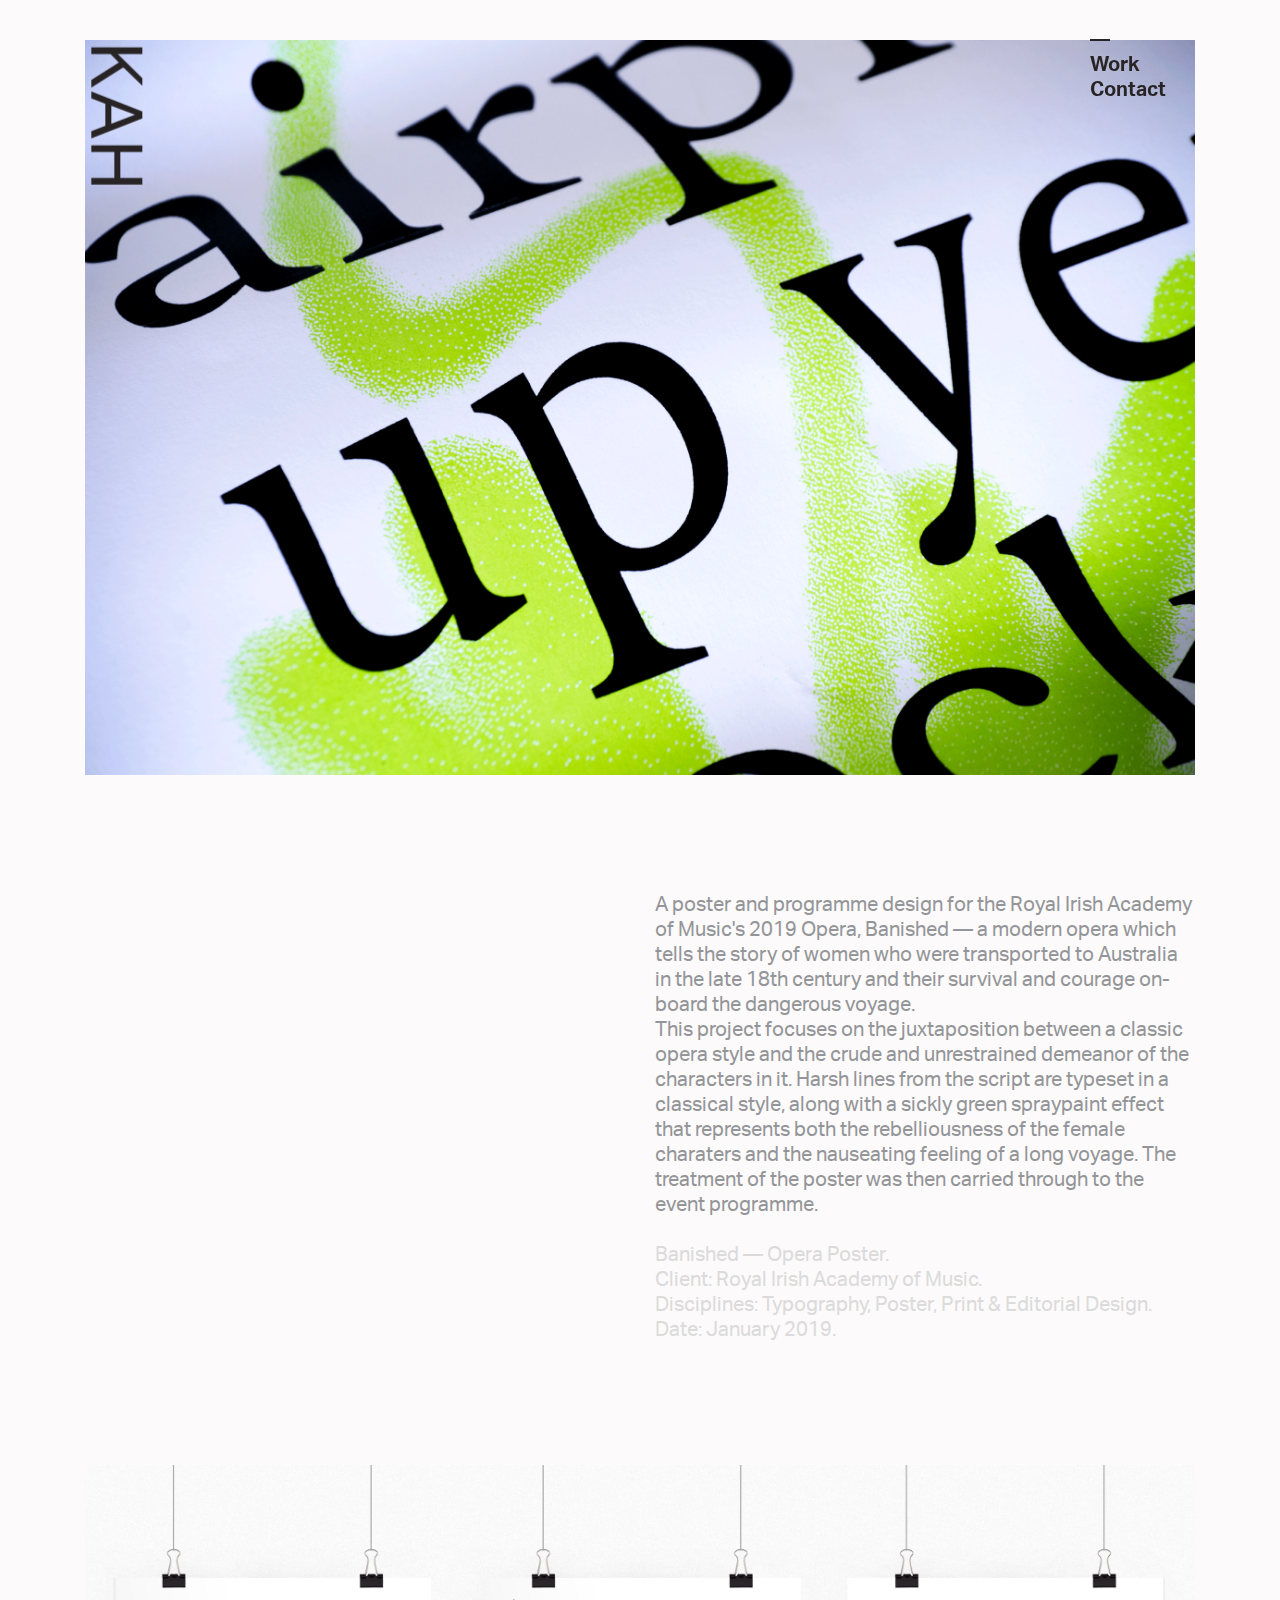
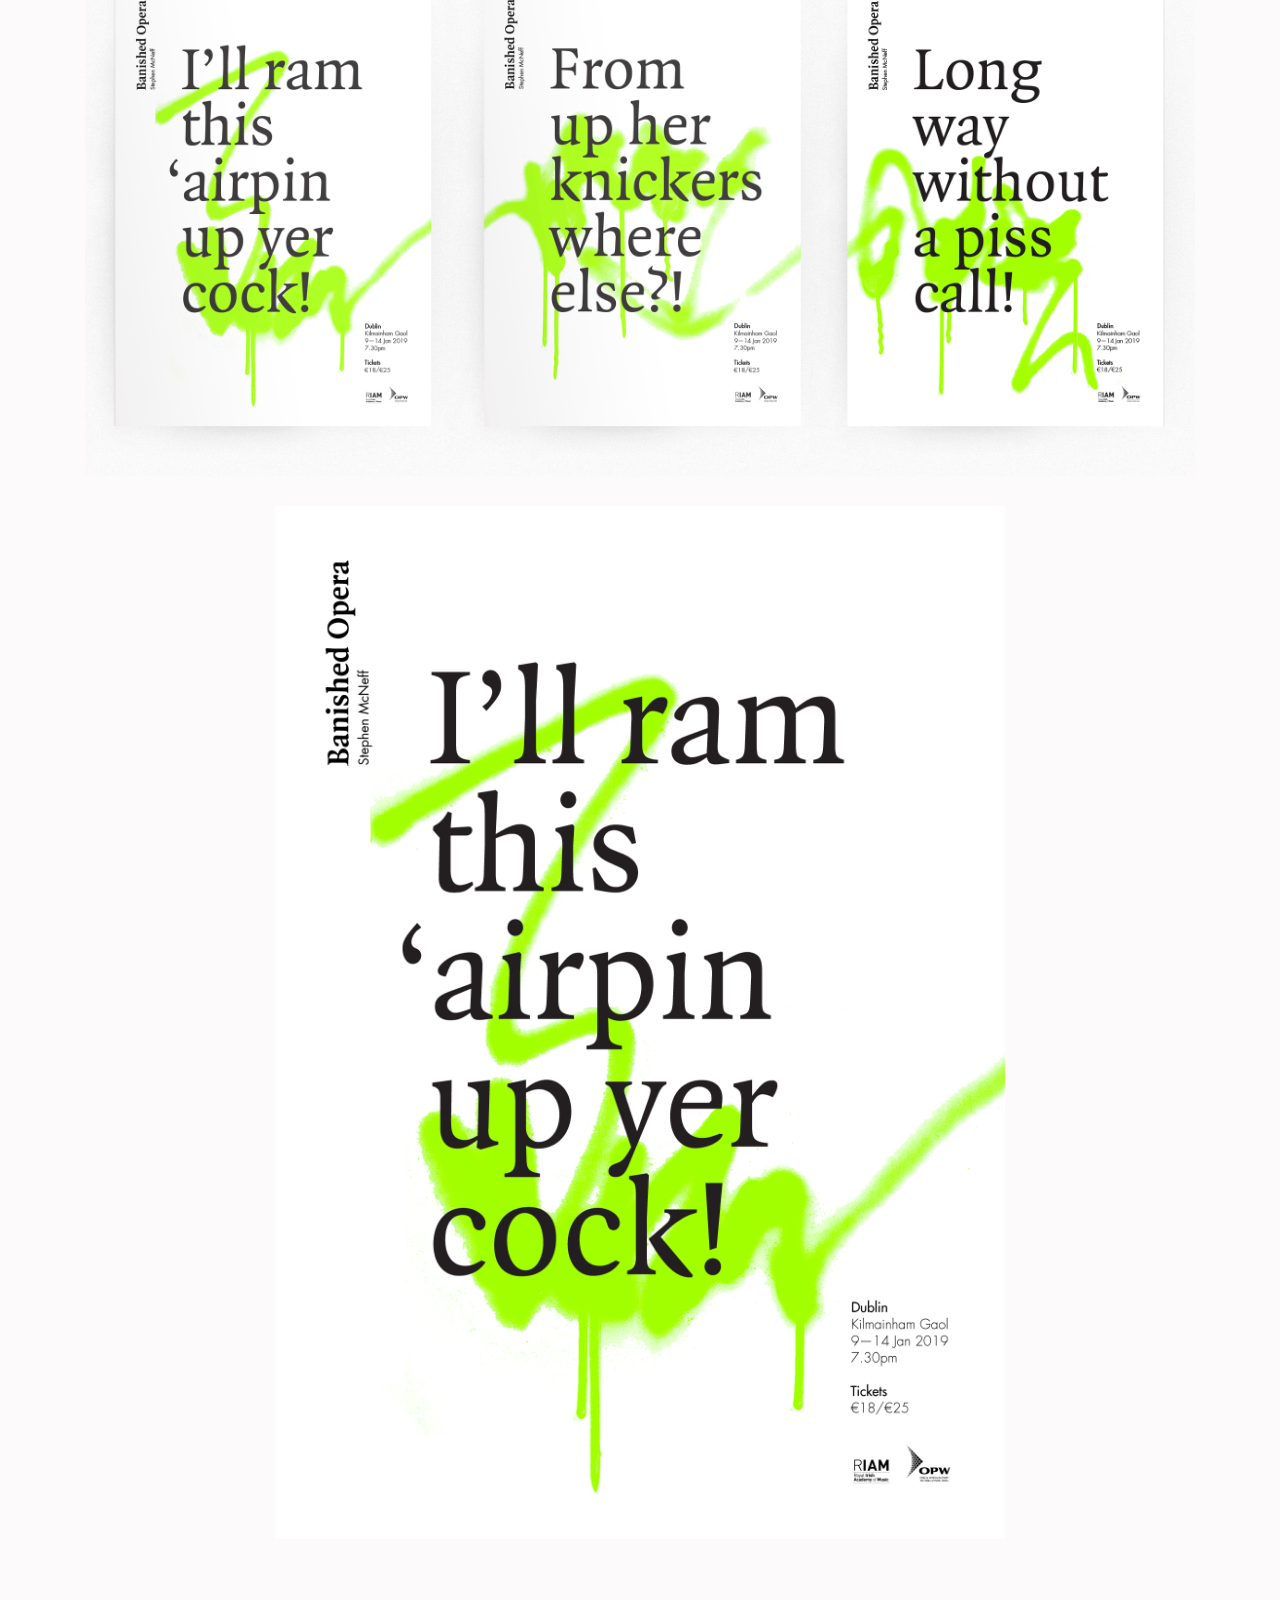
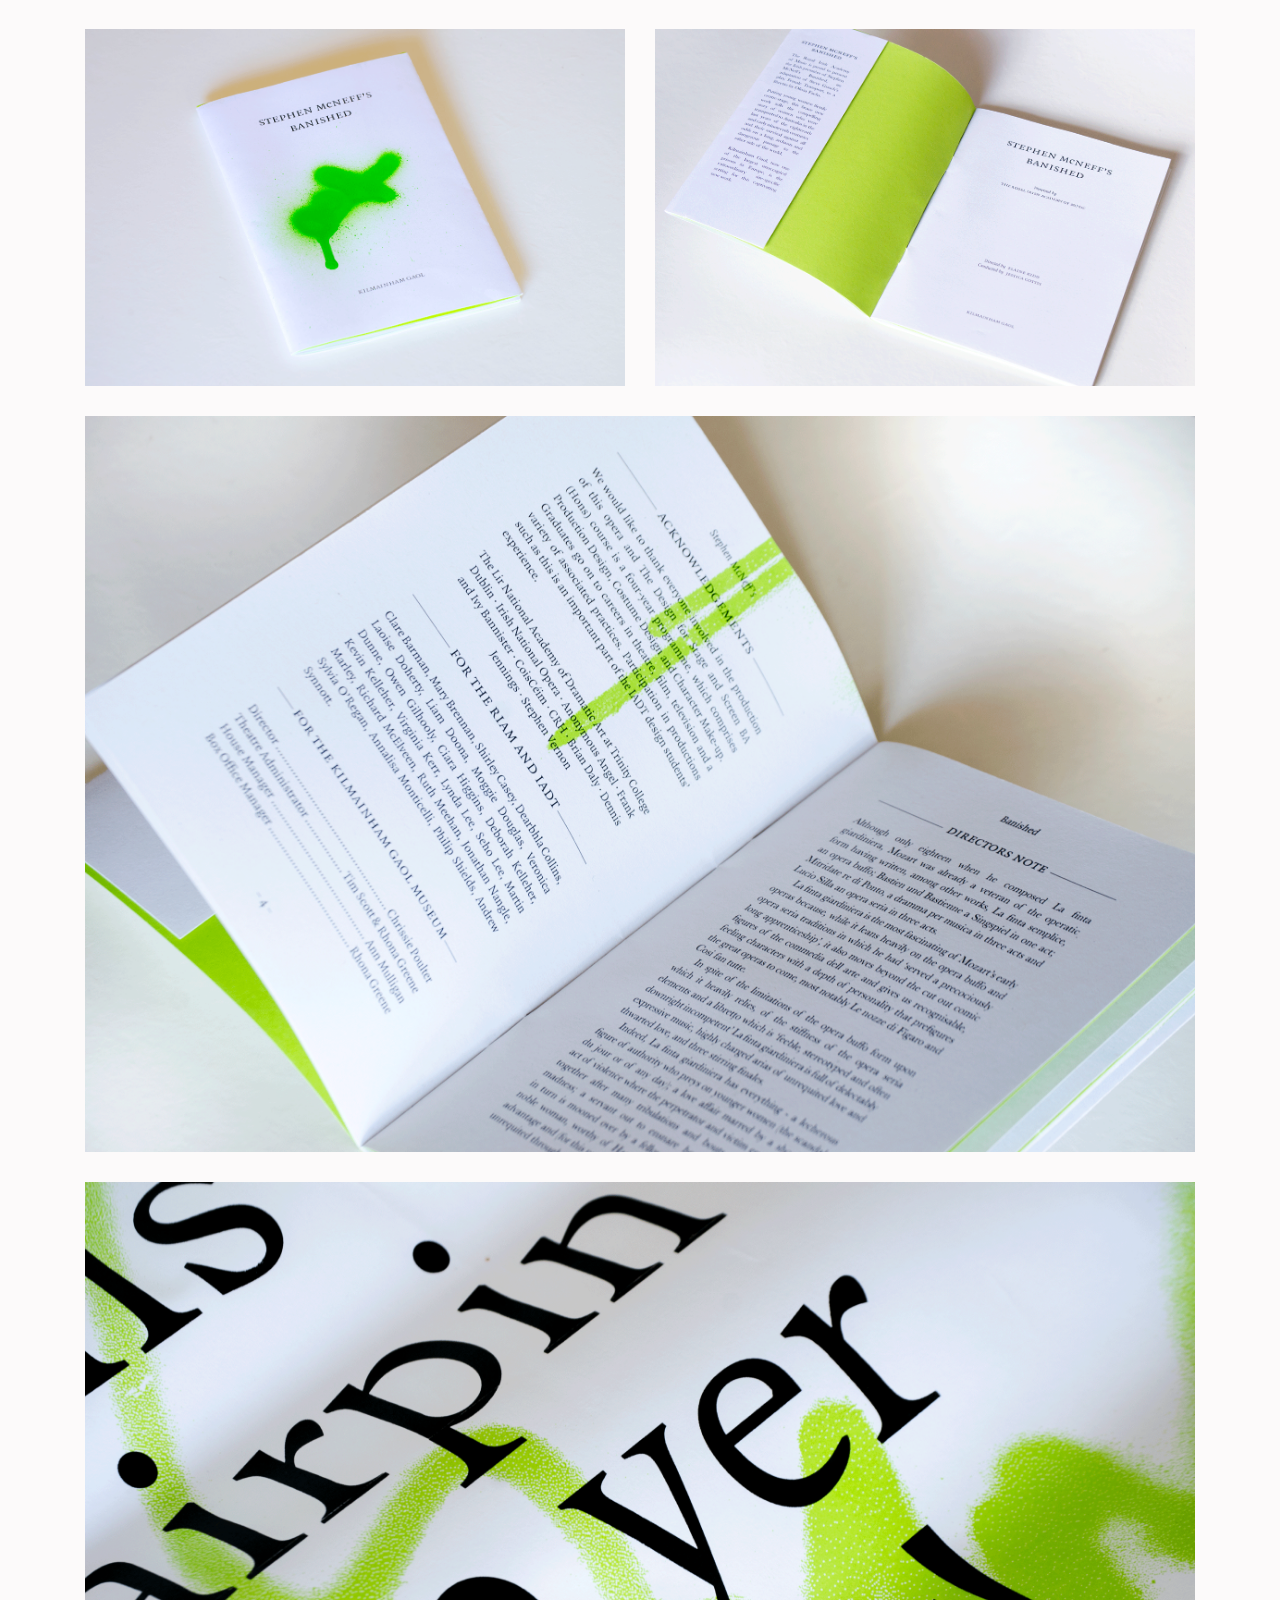
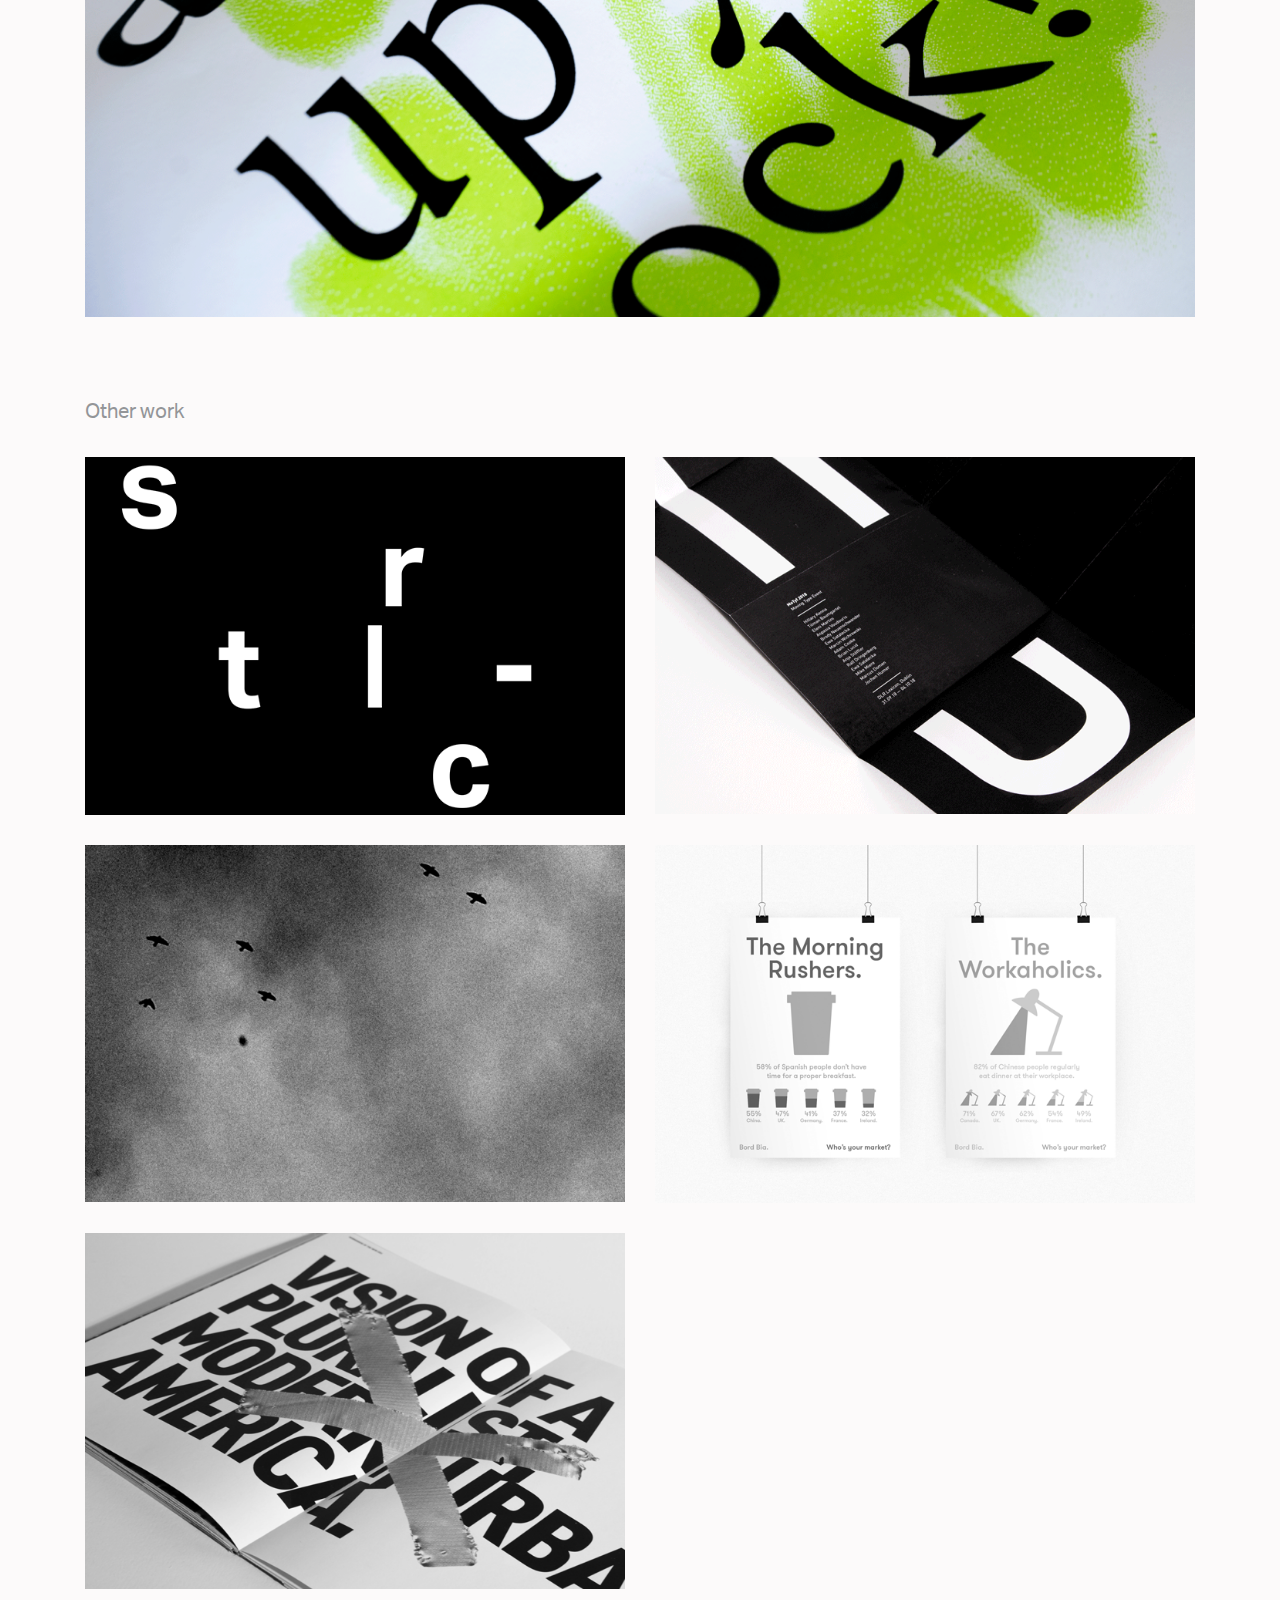
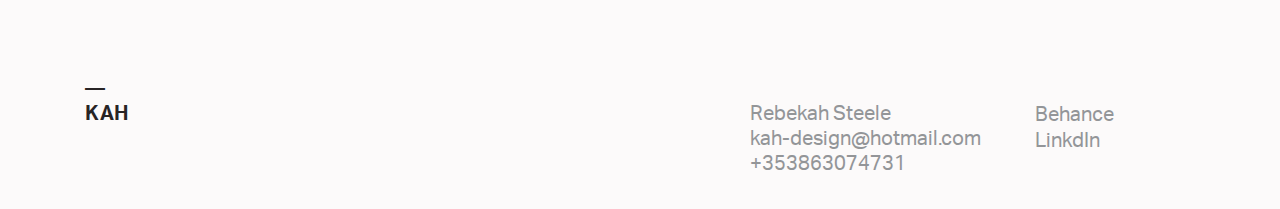
<file: riam.html>
<!DOCTYPE html>
<html lang="en">
  <head>
   <link rel='icon' href='img/index/favicon.png' type='image/x-icon'/ >
    <meta charset="utf-8">
    <meta http-equiv="X-UA-Compatible" content="IE=edge">
    <meta name="viewport" content="width=device-width, initial-scale=1">
    <!-- The above 3 meta tags *must* come first in the head; any other head content must come *after* these tags -->
    <title>KAH</title>

    <!-- Bootstrap -->
    <link href="css/bootstrap.css" rel="stylesheet">
    <link href="css/custom.css" rel="stylesheet">
    
   
  </head>
  
   
   <body>

    
     
    <div class="container">
    
    
<!--    NAVBAR-->
    
    
        <div class="row">
            
            <div href="index.html" class= "col-sm-1 col-2 rotate sticky pushupmob20 pushleft">
                
                <a class="kahtype" href="index.html">KAH</a>
                
            </div>
            
            <div class="col-sm-2 offset-sm-9 sticky col-1 offset-9 pushupmob20 pushnavdesktop navtype">
                
                —<br>
                <a href="#riam_work_link" class="navtype">Work</a><br>
                <a href="#riam_contact_link" class="navtype">Contact</a>
                
            </div>
            
        </div>
        
        
<!--        OPENING IMG-->
        
        
        <div class="row pushdown10">
        
            <div class="col-sm-12">
               
                <img src="img/RIAM/closeup1.gif" class="img-fluid">
                
            </div>
               

        </div>
        
        
    
        
        
<!--    DESCRIPTION-->
        
        
     
        
        
        
        <div class="row pushdown120">
            

            
            <div class="col-sm-6 offset-sm-6 smallheading">
              
               
               A poster and programme design for the Royal Irish Academy of Music's 2019 Opera, Banished — a modern opera which tells the story of women who were transported to Australia in the late 18th century and their survival and courage on-board the dangerous voyage.<br>
               This project focuses on the juxtaposition between a classic opera style and the crude and unrestrained demeanor of the characters in it. Harsh lines from the script are typeset in a classical style, along with a sickly green spraypaint effect that represents both the rebelliousness of the female charaters and the nauseating feeling of a long voyage. The treatment of the poster was then carried through to the event programme.<br><br>
               
               
                <span class="smallheadingoffwhite"> 
                   Banished — Opera Poster.<br>
                   Client: Royal Irish Academy of Music.<br>
                   Disciplines: Typography, Poster, Print &amp; Editorial Design.<br>
                   Date: January 2019.
                </span>  
                
                
            </div>
            
        </div>
        
        
<!--        PROJECT IMGS-->
        
        
        <div class="row pushdown120">
            
            <div class="col-sm-12">
                
                <img src="img/RIAM/setof3.gif" class="img-fluid" >
                
            </div>
            
        </div>
        
        <div class="row pushdown30">
            
            <div class="col-sm-8 offset-sm-2">
                
                <img src="img/RIAM/FULLPOSTER.gif" class="img-fluid" >
                
            </div>
            
        </div>
        
        
        <div class="row pushdown90">
            
            <div class="col-sm-6">
                
                <img src="img/RIAM/cover.gif" class="img-fluid" >
                
            </div>
            
            <div class="col-sm-6">
                
                <img src="img/RIAM/coverpage.gif" class="img-fluid" >
                
            </div>
            
        </div>
          
           
        
        <div class="row pushdown30">
            
            <div class="col-sm-12">
                
                <img src="img/RIAM/openspreadfixed.gif" class="img-fluid" >
                
            </div>
            
        </div>
        
        
        
        <div class="row pushdown30">
            
            <div class="col-sm-12">
                
                <img src="img/RIAM/closeup2.gif" class="img-fluid" >
                
            </div>
            
        </div>
        
       
        
    
<!--       OTHER WORK-->
      
      
      <div class="row pushdown85">
            
            <div class="col-sm-12 col-12  smallheading">Other work</div>
            
            
        </div>
        
        <a id="riam_work_link">
        
        <div class="row pushdown30">
        
           
            <div class="col-sm-6">
                <div class="content">
                    <a href="gradshow.HTML">
                      <div class="content-overlay"></div>
                      <img class="content-image img-fluid" src="img/index/febestill.gif" onmouseover="this.src='img/index/febemoving.gif';" onmouseout="this.src='img/index/febestill.gif';">
                      <div class="content-details fadeIn-bottom">
                          <div class="smallheading">Febë — Creating Smart-Humans.</div>
                          <div class="xsmalltype">Web, Motion, Typography, Poster.</div>
                      </div>
                    </a>
                </div>
            </div>
            
            <div class="col-sm-6 pushdownmob30">
                <div class="content">
                    <a href="motyf.html" >
                      <div class="content-overlay"></div>
                      <img class="content-image img-fluid" src="img/index/MoTfy_colour.gif" >
                      <div class="content-details fadeIn-bottom">
                          <div class="smallheading">MoTyf Type Festival.</div>
                          <div class="xsmalltype">Identity, Environment, Screen, Print.</div>
                      </div>
                    </a>
                </div>
            </div>
            
            <div class="col-sm-6 pushdown30">
                <div class="content">
                    <a href="ianam.html">
                      <div class="content-overlay"></div>
                      <img class="content-image img-fluid" src="img/index/bird_gif_2_00000.gif" onmouseover="this.src='img/index/bird_gif_2.gif';" onmouseout="this.src='img/index/bird_gif_2_00000.gif';">
                      <div class="content-details fadeIn-bottom">
                          <div class="smallheading">I Am Not A Monster.</div>
                          <div class="xsmalltype">Motion, Typography, Packaging, Print.</div>
                      </div>
                    </a>
                </div>
            </div>
            
            <div class="col-sm-6 pushdown30">
                <div class="content">
                    <a href="bordbia.html" >
                      <div class="content-overlay"></div>
                      <img class="content-image img-fluid" src="img/index/bordbiagrey.gif" onmouseover="this.src='img/index/bordbiacolour.gif';" onmouseout="this.src='img/index/bordbiagrey.gif';">
                      <div class="content-details fadeIn-bottom">
                          <div class="smallheading">Who's Your Market?</div>
                          <div class="xsmalltype">Spatial, Motion, Typography.</div>
                      </div>
                    </a>
                </div>
            </div> 
            
            <div class="col-sm-6 pushdown30">
                <div class="content">
                    <a href="workhouse.html" >
                      <div class="content-overlay"></div>
                      <img class="content-image img-fluid" src="img/index/workhouse_grey.gif" onmouseover="this.src='img/index/workhouse_colour.gif';" onmouseout="this.src='img/index/workhouse_grey.gif';">
                      <div class="content-details fadeIn-bottom">
                          <div class="smallheading">Workhouse of the New Era.</div>
                          <div class="xsmalltype">Print, Typography, Editorial.</div>
                      </div>
                    </a>
                </div>
            </div>
            
        
        </div></a>
       
        
        
        
        
<!--        FOOTER-->
    
    
        <a id="riam_contact_link">
           
           <div class="row pushdown90">
            
                <div class="col-12 navtype">—</div>
                
                
            </div>
              
        </a>
               
        <div class="row paddingbottom30">
                <div class="col-sm-2 col-12 navtype">

                   KAH
                </div>


                <div class="col-sm-3 offset-sm-5 col-12 smalltype pushdownmob30">

                    Rebekah Steele<br>
                    kah-design@hotmail.com<br>
                    +353863074731

                </div>

                <div class="col-sm-2 col-12 pushdownmob30">

                    <a href="https://www.behance.net/steelerebe2358" class="foottype" target="_blank"> Behance</a><br>
                    
                    <a href="https://www.linkedin.com/in/rebekah-steele-995671157/" class="foottype" target="_blank"> LinkdIn</a>
                    
                </div>
            
          </div>
        
        
     
     
     
     
     
     
     
    </div>
    
    
    
    
    
    
    
    <!-- jQuery (necessary for Bootstrap's JavaScript plugins) -->
    <script src="https://ajax.googleapis.com/ajax/libs/jquery/1.12.4/jquery.min.js"></script>
    <!-- Include all compiled plugins (below), or include individual files as needed -->
    <script src="js/bootstrap.min.js"></script>
    <script src="custom.js"></script>
  </body>
</html>
</file>
<file: css/custom.css>
/*
Custom CSS
*/

@font-face 
{
font-family: 'AktivGrotesk_Trial_Rg';
font-style: normal;
font-weight: 100;
src: url('fonts/AktivGrotesk_Trial_Rg.ttf'); 
}

@font-face 
{
font-family: 'AktivGrotesk_Trial_It';
font-style: normal;
font-weight: 100;
src: url('fonts/AktivGrotesk_Trial_It.ttf'); 
}

@font-face 
{
font-family: 'AktivGrotesk_Trial_Bd';
font-style: normal;
font-weight: 100;
src: url('fonts/AktivGrotesk_Trial_Bd.ttf'); 
}

@font-face 
{
font-family: 'AktivGrotesk_Trial_Lt';
font-style: normal;
font-weight: 100;
src: url('fonts/AktivGrotesk_Trial_Lt.ttf'); 
}



.kahtype
{
    font-family: 'AktivGrotesk_Trial_Rg';
    font-size: 72px;
    line-height: 100px;
    z-index: 100;
    color: #282425;
}

.kahtype:hover
{
    font-family: 'AktivGrotesk_Trial_Rg';
    font-size: 72px;
    line-height: 100px;
    z-index: 100;
    color: #282425;
    text-decoration: none;
}

.tighttype{
    font-family: 'AktivGrotesk_Trial_Rg';
    font-size: 44px;
    line-height: 50px;
    color: #282425;
}

.type{
    font-family: 'AktivGrotesk_Trial_Rg';
    font-size: 44px;
    line-height: 55px;
    color: #939598;
}

.type:hover{
    font-family: 'AktivGrotesk_Trial_Rg';
    font-size: 44px;
    line-height: 55px;
    color: #939598;
    text-decoration: none;
}

.sticky{
    position: fixed;
    z-index: 100;
}

.navtype{
    font-family: 'AktivGrotesk_Trial_Bd';
    font-size: 20px;
    line-height: 25px;
    z-index: 100;
    color: #282425;
    
}

.navtype:hover{
    font-family: 'AktivGrotesk_Trial_Bd';
    font-size: 20px;
    line-height: 25px;
    z-index: 100;
    color: #282425;
    text-decoration: none;
}


.smalltypebd{
    font-family: 'AktivGrotesk_Trial_Bd';
    font-size: 20px;
    line-height: 25px;
    color: #939598;
}

.smalltypebdbl{
    font-family: 'AktivGrotesk_Trial_Bd';
    font-size: 20px;
    line-height: 25px;
    color: #282425;
}


.smallheading{
    font-family: 'AktivGrotesk_Trial_rg';
    font-size: 20px;
    line-height: 25px;
    color: #939598;
}

.smallheadingblack{
    font-family: 'AktivGrotesk_Trial_rg';
    font-size: 20px;
    line-height: 25px;
    color: #282425;
}

.smallheadingoffwhite{
    font-family: 'AktivGrotesk_Trial_rg';
    font-size: 20px;
    line-height: 25px;
    color: #dbdbdb;
}

.lorsmallheadingoffwhite{
    font-family: 'AktivGrotesk_Trial_rg';
    font-size: 20px;
    line-height: 25px;
    color: #dbdbdb;
    text-decoration: none;
}

.lorsmallheadingoffwhite:hover
{
    font-family: 'AktivGrotesk_Trial_rg';
    font-size: 20px;
    line-height: 25px;
    color: #939598;
    text-decoration: none;
}

.smallheadingb{
    font-family: 'AktivGrotesk_Trial_bd';
    font-size: 20px;
    line-height: 25px;
    color: #282425;
}

.smallheadingi{
    font-family: 'AktivGrotesk_Trial_it';
    font-size: 20px;
    line-height: 25px;
    color: #282425;
}

.smallheadingig{
    font-family: 'AktivGrotesk_Trial_it';
    font-size: 20px;
    line-height: 25px;
    color: #939598;
}

.smalltype{
    font-family: 'AktivGrotesk_Trial_Rg';
    font-size: 20px;
    line-height: 25px;
    color: #939598;
}

.smalltypei{
    font-family: 'AktivGrotesk_Trial_it';
    font-size: 20px;
    line-height: 25px;
    color: #939598;
}


.xsmalltype{
    font-family: 'AktivGrotesk_Trial_Rg';
    font-size: 15px;
    line-height: 20px;
    color: #939598;
}

.dltype{
    font-family: 'AktivGrotesk_Trial_Rg';
    font-size: 20px;
    line-height: 25px;
    color: #939598;
}

.dltype:hover{
    font-family: 'AktivGrotesk_Trial_Rg';
    font-size: 20px;
    line-height: 25px;
    color: #282425;
}


.bigtype{
    font-family: 'AktivGrotesk_Trial_Rg';
    font-size: 72px;
    line-height: 100px;
    z-index: 100;
    color: #282425;
}

.foottype
{
    font-family: 'AktivGrotesk_Trial_Rg';
    font-size: 20px;
    line-height: 25px;
    color: #939598;
    text-decoration: none;
}

.foottype:hover
{
  font-family: 'AktivGrotesk_Trial_Rg';
    font-size: 20px;
    line-height: 25px;
    color: #282425;
    text-decoration: none;
}

foottype:active
{
    font-family: 'AktivGrotesk_Trial_Rg';
    font-size: 20px;
    line-height: 25px;
    color: #939598;
    text-decoration: none;
}




/*IANAM TYPE*/

.ianambg:
{
    background-color: color: #282425 !important;
}

.ianamkahtype
{
    font-family: 'AktivGrotesk_Trial_Rg';
    font-size: 72px;
    line-height: 100px;
    z-index: 100;
    color: #282425;
}

.ianamkahtype:hover
{
    font-family: 'AktivGrotesk_Trial_Rg';
    font-size: 72px;
    line-height: 100px;
    z-index: 100;
    color: #282425;
    text-decoration: none;
}

.rotate {

/* Safari */
-webkit-transform: rotate(90deg);

/* Firefox */
-moz-transform: rotate(90deg);

/* IE */
-ms-transform: rotate(90deg);

/* Opera */
-o-transform: rotate(90deg);

/* Internet Explorer */
filter: progid:DXImageTransform.Microsoft.BasicImage(rotation=3);

}


body{
  background-color: #fcfafa;
  /* Stops the body from going under the navbar */
  padding-top: 30px;
}

.pushdown240
{
    padding-top: 240px;
}

.pushdown210
{
    padding-top: 210px;
}

.pushdown180
{
    padding-top: 180px;
}

.pushdown150
{
    padding-top: 150px;
}

.pushdown120
{
    padding-top: 120px;
}

.pushdown90
{
    padding-top: 90px;
}

.pushdown85
{
    padding-top: 85px;
}

.pushdown65
{
    padding-top: 65px;
}

.pushdown30
{
    padding-top: 30px;
}

.pushdown15
{
    padding-top: 15px;
}

.pushdown10
{
    padding-top: 10px;
}

.pushleft{
    margin-left: -17px;
}

.paddingbottom30{
    padding-bottom: 30px;
}

.paddingleft{
    padding-left: 30px;
}



.curious
{
    font-family: 'AktivGrotesk_Trial_it';
    color: #939598;
 
}

.curious:hover
{
    font-family: 'AktivGrotesk_Trial_it';
    color: #ef1b30;
    text-decoration: none;
 
}

.smoke{
    font-family: 'AktivGrotesk_Trial_it';
    color: #939598;
 
}

.smoke:hover
{
    font-family: 'AktivGrotesk_Trial_it';
    color: #ef1b30;
    text-decoration: none;
 
}

.road{
    font-family: 'AktivGrotesk_Trial_it';
    color: #939598;
 
  
}

.road:hover
{
    font-family: 'AktivGrotesk_Trial_it';
    color: #ef1b30;
    text-decoration: none;
 
    
}

.coffee{
    font-family: 'AktivGrotesk_Trial_it';
    color: #939598;
 
 
}

.coffee:hover
{
    font-family: 'AktivGrotesk_Trial_it';
    color: #ef1b30;
    text-decoration: none;
 
   
}

.alone{
    font-family: 'AktivGrotesk_Trial_it';
    color: #939598;
 
 
}

.alone:hover
{
    font-family: 'AktivGrotesk_Trial_it';
    color: #ef1b30;
    text-decoration: none;
 
   
}

.sleep{
    font-family: 'AktivGrotesk_Trial_it';
    color: #939598;
 
 
}

.sleep:hover
{
    font-family: 'AktivGrotesk_Trial_it';
    color: #ef1b30;
    text-decoration: none;
 
   
}

.wealth{
    font-family: 'AktivGrotesk_Trial_it';
    color: #939598;
 
 
}

.wealth:hover
{
    font-family: 'AktivGrotesk_Trial_it';
    color: #ef1b30;
    text-decoration: none;
 
   
}


.display{
    font-family: 'AktivGrotesk_Trial_it';
    color: #939598;
 
 
}

.display:hover
{
    font-family: 'AktivGrotesk_Trial_it';
    color: #ef1b30;
    text-decoration: none;
 
   
}

.place{
    font-family: 'AktivGrotesk_Trial_it';
    color: #939598;
 
 
}

.place:hover
{
    font-family: 'AktivGrotesk_Trial_it';
    color: #ef1b30;
    text-decoration: none;
 
   
}

.viewpoints{
    font-family: 'AktivGrotesk_Trial_it';
    color: #939598;
 
 
}

.viewpoints:hover
{
    font-family: 'AktivGrotesk_Trial_it';
    color: #ef1b30;
    text-decoration: none;
 
   
}



video {
  width: 100%    !important;
  height: auto   !important;
}








#img-got{
  padding: 10px;
  height: 400px;
  width: auto;
}
#img-foo{
  padding: 10px;
  height: 400px;
  z-index: -100;
}
/* 
# Responsive breakpoints
# https://getbootstrap.com/docs/4.0/layout/overview/#responsive-breakpoints
Extra small   <576px  	.col-
Small         ≥576px    .col-sm-
Medium        ≥768px    .col-md-
Large         ≥992px    .col-lg-
Extra large   ≥1200px   .col-xl-
*/

/* Apply these rules if the screen width is LESS than 576px */

@media(max-width:576px){
  h2{
    font-size: 1rem
  }
  #img-foo{
    display: none;
  }
  .all-cols{
    border-color:black;
  }
}

/* Apply these rules if the screen width is GREATER than 576px */

@media (min-width: 576px) {
  .all-cols{
    border-color:white;
  }
}

/* Apply these rules if the screen width is GREATER than 768px */

@media (min-width: 768px) {
  .all-cols{
    border-color:blue;
  }
}






.curious img {
  display: block;
  width: 45%;
  height: auto;
  position: fixed;
  z-index: 1;
  opacity: 0;
  pointer-events: none;
}


.curious:hover img {
  display: block;
  width: 50%;
  height: auto;
  position: absolute;
  z-index: 999;
  opacity: 1;
  pointer-events: none;
  align-content: center;
  margin-left: 375px;
  margin-top: -20%;
}

.smoke img {
  display: block;
  width: 45%;
  height: auto;
  position: fixed;
  z-index: 1;
  opacity: 0;
  pointer-events: none;
}


.smoke:hover img {
  display: block;
  width: 50%;
  height: auto;
  position: absolute;
  z-index: 999;
  opacity: 1;
  pointer-events: none;
  align-content: center;
  margin-left: 350px;
  margin-top: -45%;
}

.road img {
  display: block;
  width: 45%;
  height: auto;
  position: fixed;
  z-index: 1;
  opacity: 0;
  pointer-events: none;
}


.road:hover img {
  display: block;
  width: 50%;
  height: auto;
  position: absolute;
  z-index: 999;
  opacity: 1;
  pointer-events: none;
  align-content: center;
  margin-left: 500px;
  margin-top: -45%;
}

.coffee img {
  display: block;
  width: 45%;
  height: auto;
  position: fixed;
  z-index: 1;
  opacity: 0;
  pointer-events: none;
}


.coffee:hover img {
  display: block;
  width: 50%;
  height: auto;
  position: absolute;
  z-index: 999;
  opacity: 1;
  pointer-events: none;
  align-content: center;
  margin-left: 20px;
  margin-top: -60%;

}

.alone img {
  display: block;
  width: 45%;
  height: auto;
  position: fixed;
  z-index: 1;
  opacity: 0;
  pointer-events: none;
}


.alone:hover img {
  display: block;
  width: 50%;
  height: auto;
  position: absolute;
  z-index: 999;
  opacity: 1;
  pointer-events: none;
  align-content: center;
  margin-left: 20px;
  margin-top: -40%;

}

.sleep img {
  display: block;
  width: 45%;
  height: auto;
  position: fixed;
  z-index: 1;
  opacity: 0;
  pointer-events: none;
}


.sleep:hover img {
  display: block;
  width: 50%;
  height: auto;
  position: absolute;
  z-index: 999;
  opacity: 1;
  pointer-events: none;
  align-content: center;
  margin-left: 20px;
  margin-top: -35%;

}


.wealth img {
  display: block;
  width: 45%;
  height: auto;
  position: fixed;
  z-index: 1;
  opacity: 0;
  pointer-events: none;
}


.wealth:hover img {
  display: block;
  width: 100%;
  height: auto;
  position: absolute;
  z-index: 999;
  opacity: 1;
  pointer-events: none;
  align-content: center;
  margin-left: 60px;
  margin-top: -115%;

}

.display img {
  display: block;
  width: 45%;
  height: auto;
  position: fixed;
  z-index: 1;
  opacity: 0;
  pointer-events: none;
}


.display:hover img {
  display: block;
  width: 100%;
  height: auto;
  position: absolute;
  z-index: 999;
  opacity: 1;
  pointer-events: none;
  align-content: center;
  margin-left: 200px;
  margin-top: -110%;

}

.place img {
  display: block;
  width: 45%;
  height: auto;
  position: fixed;
  z-index: 1;
  opacity: 0;
  pointer-events: none;
}


.place:hover img {
  display: block;
  width: 100%;
  height: auto;
  position: absolute;
  z-index: 999;
  opacity: 1;
  pointer-events: none;
  align-content: center;
  margin-left: 50px;
  margin-top: -110%;

}

.viewpoints img {
  display: block;
  width: 45%;
  height: auto;
  position: fixed;
  z-index: 1;
  opacity: 0;
  pointer-events: none;
}


.viewpoints:hover img {
  display: block;
  width: 100%;
  height: auto;
  position: absolute;
  z-index: 999;
  opacity: 1;
  pointer-events: none;
  align-content: center;
  margin-left: 200px;
  margin-top: -110%;

}






/*BEEEEEEEEEE*/

.content {
  position: relative;
  width: 100%;
  margin: auto;
  overflow: hidden;
}

.content .content-overlay {
  background: rgba(255, 255, 255, 0.9);
  position:absolute;
  height: 20%;
  width: 100%;
  left: 0;
  top: 100;
  bottom: 0;
  right: 0;
  opacity: 0;
  -webkit-transition: all 0.4s ease-in-out 0s;
  -moz-transition: all 0.4s ease-in-out 0s;
  transition: all 0.4s ease-in-out 0s;
}

.content:hover .content-overlay{
  opacity: 1;
}

.content-image{
  width: 100%;
}

.content-image:hover{
  width: 100%;
    
}

.content-details {
  position: absolute;
  padding-left: 1em;
  padding-right: 1em;
  width: 100%;
  top: 0%;
  left: 50%;
  opacity: 0;

}

.content:hover .content-details{
  top: 83%;
  left: 0%;
  opacity: 1;
}










/*this is for deadpage*/

.content1 {
  position: relative;
  width: 100%;
  margin: auto;
  overflow: hidden;
}

.content1 .content-overlay1 {
  background: rgba(255, 255, 255, 0.9);
  position:absolute;
  height: 100%;
  width: 100%;
  left: 0;
  top: 100;
  bottom: 0;
  right: 0;
  opacity: 0;
  -webkit-transition: all 0.4s ease-in-out 0s;
  -moz-transition: all 0.4s ease-in-out 0s;
  transition: all 0.4s ease-in-out 0s;
}

.content1:hover .content-overlay1{
  opacity: 1;
}

.content-image1{
  width: 100%;
}

.content-image1:hover{
  width: 100%;
    
}

.content-details1 {
  position: absolute;
  padding-left: 1em;
  padding-right: 1em;
  width: 100%;
  top: 100%;
  left: 50%;
  opacity: 0;

}

.content1:hover .content-details1{
  top: 40%;
  left: 0%;
  opacity: 1;
}

/*over*/

.hide-hover img
{
   display: block; 
}

.hide-hover img:hover
{
     display: block;
}


.fadeIn-bottom{
  top: 80%;
  bottom: 0;
    left: 0;
    right: 0;
}

.fadeIn-all{
  top: 100%;
  bottom: 100%;
    left: 100%;
    right: 100%;
}

.pushupmob20
{
    
}

.pushdownmob{
    padding-bottom: 0px;
}

.pushleft{
    margin-left: -17px;
}

.mobshow{
        display: none;
    }
    

.pushnavdesktop{
    padding-left: 60px;
}

.behind{
    z-index: -1000;
}

.pushdowndt10{
    padding-top: 10px;
}

.deadpushdown10
{
    padding-top: 10px;
}

.pushdown180
{
    padding-top: 180px;
}

.padline
{
    padding-bottom: 30px;
}



@media only screen and (max-width:576px)
{
    
    .kahtype{
    font-family: 'AktivGrotesk_Trial_Rg';
    font-size: 44px;
    line-height: 55px;
    color: #282425;
    }
    
    .kahtype:hover{
    font-family: 'AktivGrotesk_Trial_Rg';
    font-size: 44px;
    line-height: 55px;
    color: #282425;
    }
    

    .pushupmob20
    {
    margin-top: -20px
    }
    
    .pushupmob8
    {
    margin-top: -8px
    }
    
    .pushupmob50
    {
    margin-top: -50px
    }
    

   .pushdown180
    {
        padding-top: 120px;
    }
    
    .type{
    font-family: 'AktivGrotesk_Trial_Rg';
    font-size: 32px;
    line-height: 40px;
    color: #939598;
}

    .type:hover{
        font-family: 'AktivGrotesk_Trial_Rg';
        font-size: 32px;
        line-height: 40px;
        color: #939598;
        text-decoration: none;
    }
    
    .pushdownmob30
    {
        padding-top: 30px;
    }
    
    .pushdownmob90
    {
        padding-top: 90px;
    }

    
    .pushleft{
    margin-left: 0px;
    }
    
    .pushdown65
    {
    padding-top: 0px;
    }
    
    .pushupmob50{
        margin-top: -50px;
    }
    
    .pushupmob18{
        margin-top: -18px;
    }
    
    
   
    .mobhide{
        display: none;
    }
    
    .mobshow{
        display: block;
    }
    
    
    .pushnavdesktop{
    padding-left: 0px;
    }
    
    .pushdowndt10{
    padding-top: 0px;
    }
    
    .deadpushdown10
    {
    padding-top: -10px;
    }
    
    
    
    
}
</file>
